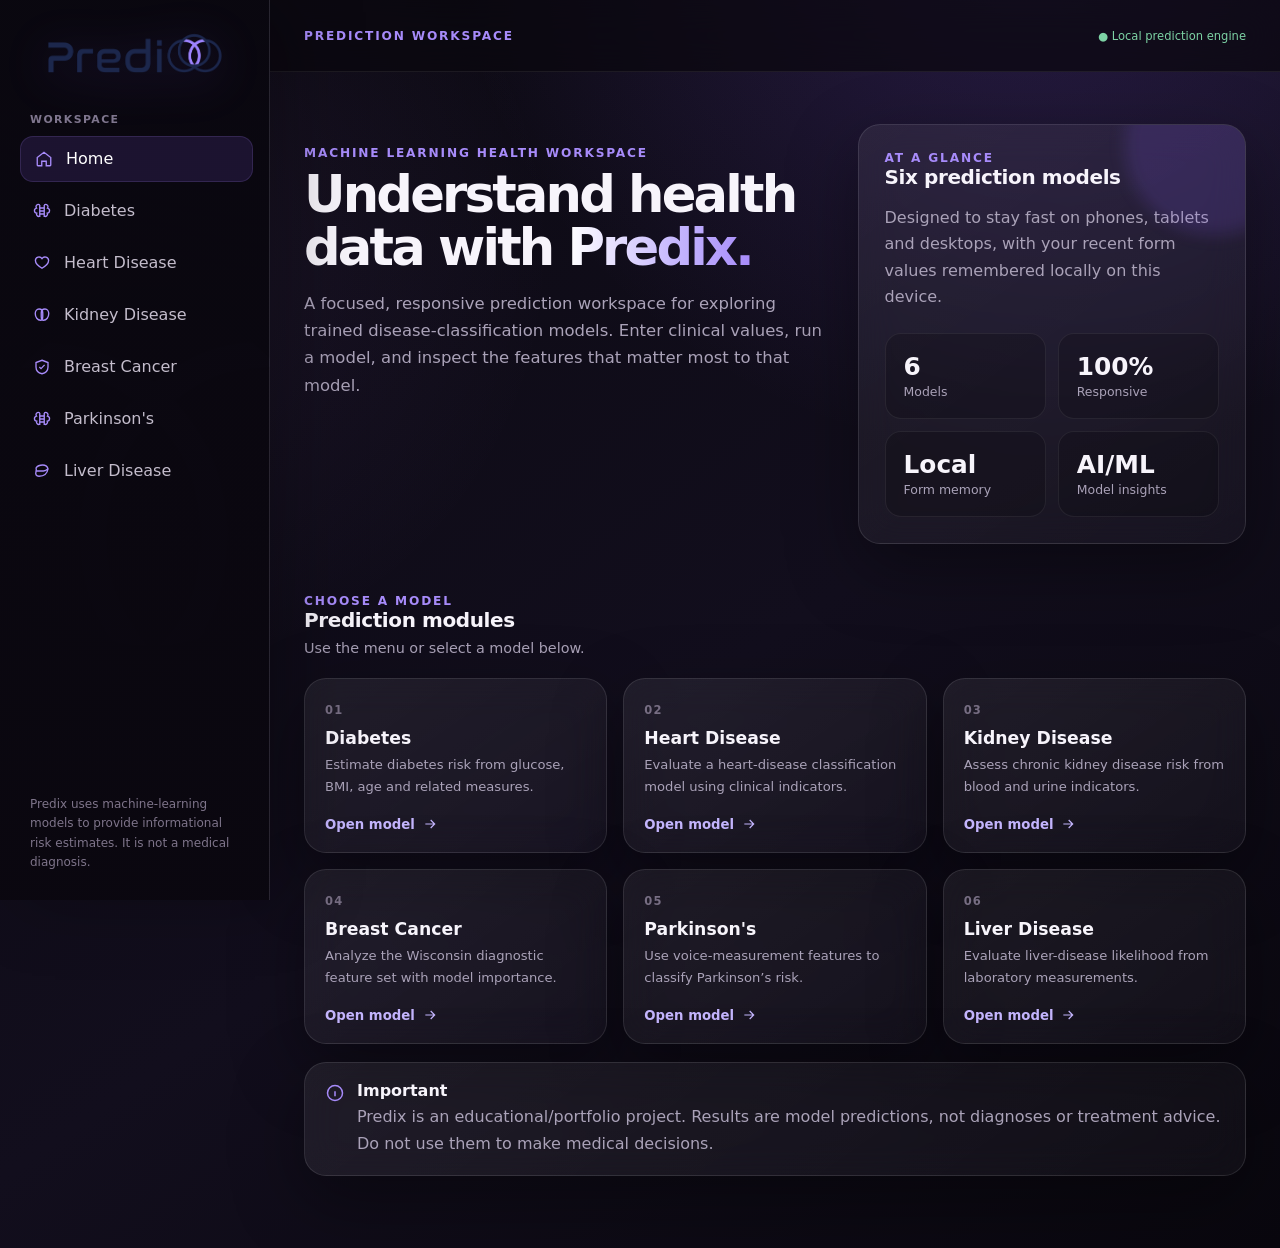
<file: index.html>
<!doctype html>
<html lang="en">
<head>
<meta charset="utf-8"><meta name="viewport" content="width=device-width,initial-scale=1,viewport-fit=cover">
<title>Home · Predix</title>
<meta name="description" content="Predix machine learning health risk prediction platform.">
<link rel="stylesheet" href="./styles.css">
</head>
<body>
<div class="drawer-overlay" id="drawer-overlay"></div>
<div class="app-shell">
<aside class="sidebar" id="sidebar">
  <div class="brand"><a href="index.html"><img src="./assets/logo.png" alt="Predix"></a></div>
  <div class="nav-label">Workspace</div>
  <nav id="disease-nav" class="nav"></nav>
  <div class="sidebar-bottom">Predix uses machine-learning models to provide informational risk estimates. It is not a medical diagnosis.</div>
</aside>
<main class="main">
<header class="topbar"><button class="mobile-menu" id="mobile-menu" aria-label="Open menu"><svg viewBox="0 0 24 24" width="20" height="20" fill="none" stroke="currentColor" stroke-width="1.8"><path d="M4 6h16M4 12h16M4 18h16"/></svg></button><div class="eyebrow" id="topbar-title">Prediction workspace</div><div class="wake" id="wake"><span>●</span> Local prediction engine</div></header>
<section class="page"><div class="hero"><div class="hero-copy"><div class="eyebrow">Machine learning health workspace</div><h1>Understand health data with <span class="hero-accent">Predix.</span></h1><p>A focused, responsive prediction workspace for exploring trained disease-classification models. Enter clinical values, run a model, and inspect the features that matter most to that model.</p></div><div class="card hero-card"><div class="eyebrow">At a glance</div><h2>Six prediction models</h2><p>Designed to stay fast on phones, tablets and desktops, with your recent form values remembered locally on this device.</p><div class="stat-grid"><div class="stat"><strong>6</strong><span>Models</span></div><div class="stat"><strong>100%</strong><span>Responsive</span></div><div class="stat"><strong>Local</strong><span>Form memory</span></div><div class="stat"><strong>AI/ML</strong><span>Model insights</span></div></div></div></div>
<div class="section-head"><div><div class="eyebrow">Choose a model</div><h2>Prediction modules</h2><p>Use the menu or select a model below.</p></div></div><div class="disease-grid"><a class="card disease-card" href="diabetes_form.html"><div><span class="disease-number">01</span><h3>Diabetes</h3><p>Estimate diabetes risk from glucose, BMI, age and related measures.</p></div><span class="disease-link">Open model <svg viewBox="0 0 24 24" width="16" height="16" fill="none" stroke="currentColor" stroke-width="1.8"><path d="M5 12h14M13 6l6 6-6 6"/></svg></span></a><a class="card disease-card" href="heartdisease_form.html"><div><span class="disease-number">02</span><h3>Heart Disease</h3><p>Evaluate a heart-disease classification model using clinical indicators.</p></div><span class="disease-link">Open model <svg viewBox="0 0 24 24" width="16" height="16" fill="none" stroke="currentColor" stroke-width="1.8"><path d="M5 12h14M13 6l6 6-6 6"/></svg></span></a><a class="card disease-card" href="ckd_form.html"><div><span class="disease-number">03</span><h3>Kidney Disease</h3><p>Assess chronic kidney disease risk from blood and urine indicators.</p></div><span class="disease-link">Open model <svg viewBox="0 0 24 24" width="16" height="16" fill="none" stroke="currentColor" stroke-width="1.8"><path d="M5 12h14M13 6l6 6-6 6"/></svg></span></a><a class="card disease-card" href="breastcancer_form.html"><div><span class="disease-number">04</span><h3>Breast Cancer</h3><p>Analyze the Wisconsin diagnostic feature set with model importance.</p></div><span class="disease-link">Open model <svg viewBox="0 0 24 24" width="16" height="16" fill="none" stroke="currentColor" stroke-width="1.8"><path d="M5 12h14M13 6l6 6-6 6"/></svg></span></a><a class="card disease-card" href="parkinsons_form.html"><div><span class="disease-number">05</span><h3>Parkinson's</h3><p>Use voice-measurement features to classify Parkinson’s risk.</p></div><span class="disease-link">Open model <svg viewBox="0 0 24 24" width="16" height="16" fill="none" stroke="currentColor" stroke-width="1.8"><path d="M5 12h14M13 6l6 6-6 6"/></svg></span></a><a class="card disease-card" href="liver_form.html"><div><span class="disease-number">06</span><h3>Liver Disease</h3><p>Evaluate liver-disease likelihood from laboratory measurements.</p></div><span class="disease-link">Open model <svg viewBox="0 0 24 24" width="16" height="16" fill="none" stroke="currentColor" stroke-width="1.8"><path d="M5 12h14M13 6l6 6-6 6"/></svg></span></a></div>
<div class="card info-strip"><svg viewBox="0 0 24 24" width="20" height="20" fill="none" stroke="currentColor" stroke-width="1.8"><circle cx="12" cy="12" r="9"/><path d="M12 10v6M12 7h.01"/></svg><div><strong>Important</strong><p style="margin:4px 0 0">Predix is an educational/portfolio project. Results are model predictions, not diagnoses or treatment advice. Do not use them to make medical decisions.</p></div></div></section>
</main></div>
<div class="toast" id="toast"></div>
<script src="./app.js"></script>
</body></html>
</file>
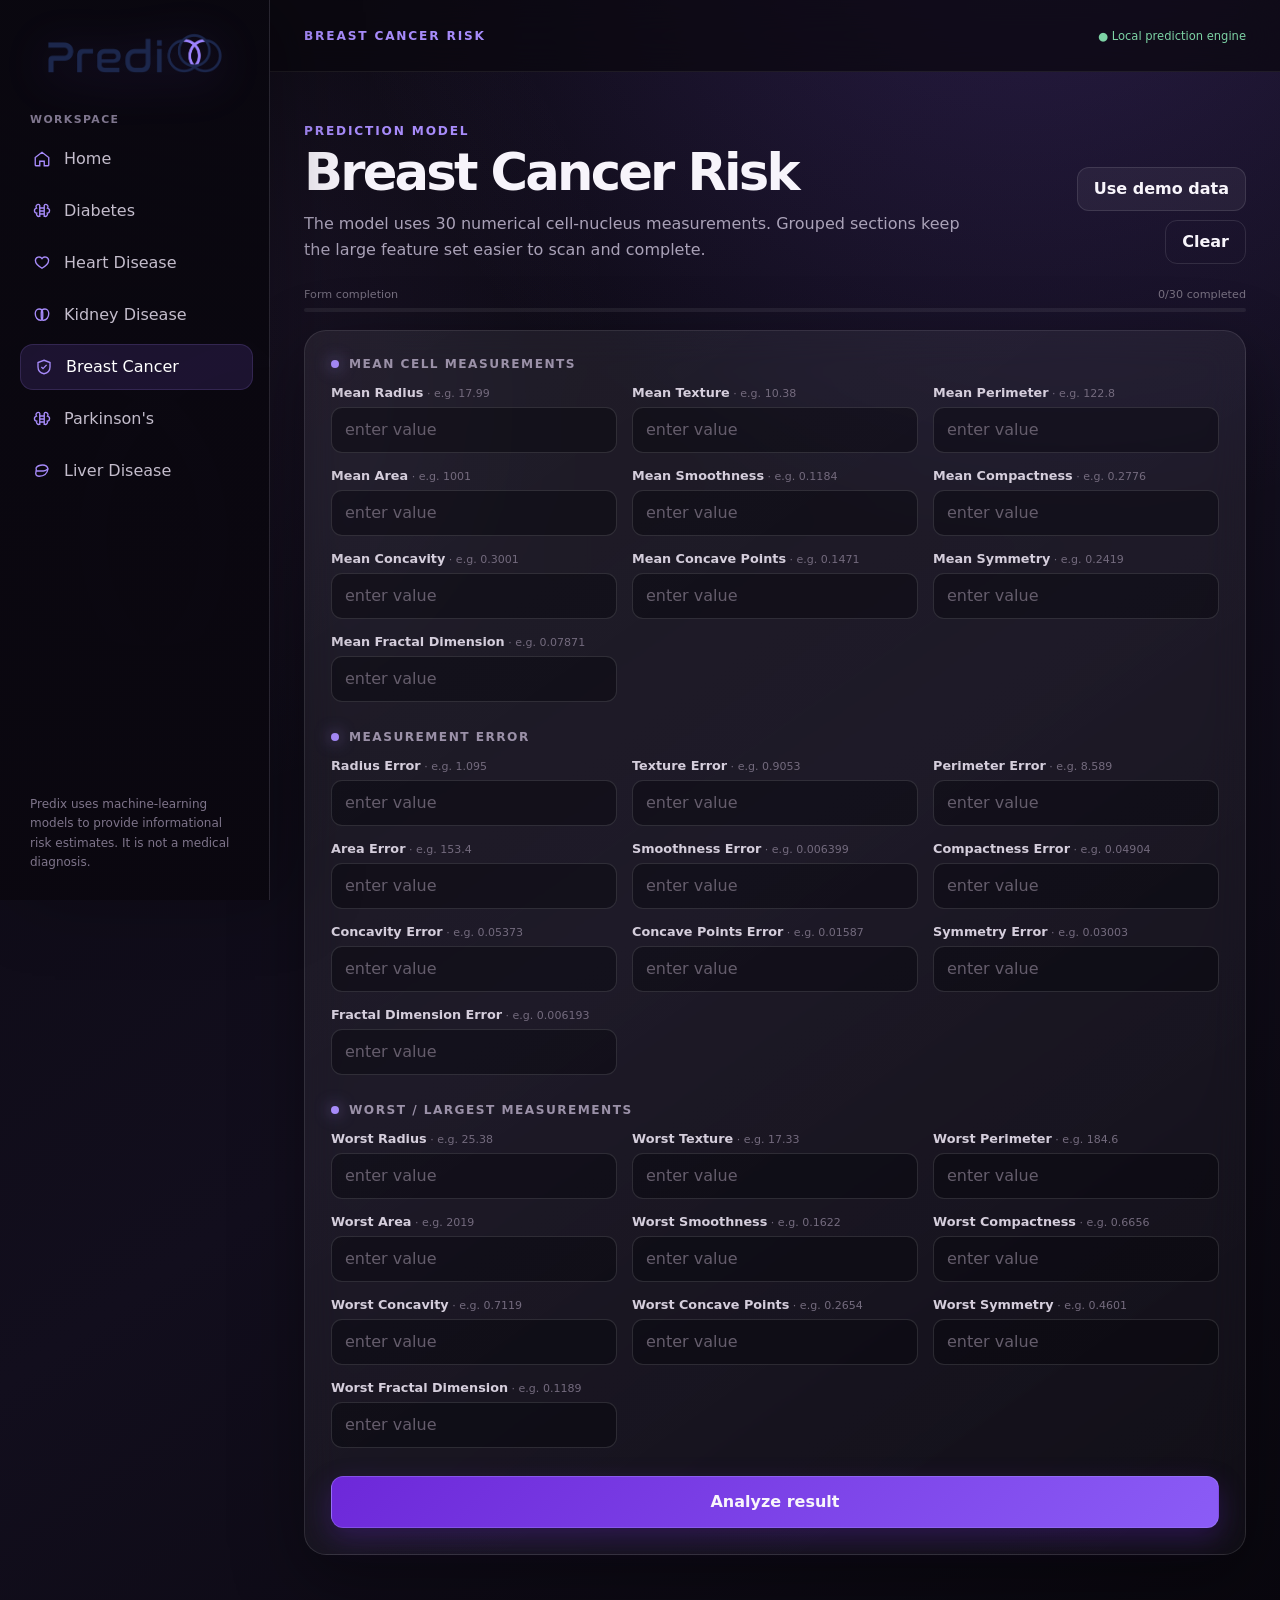
<file: breastcancer_form.html>
<!doctype html>
<html lang="en">
<head>
<meta charset="utf-8"><meta name="viewport" content="width=device-width,initial-scale=1,viewport-fit=cover">
<title>Breast Cancer Risk · Predix</title>
<meta name="description" content="Predix machine learning health risk prediction platform.">
<link rel="stylesheet" href="./styles.css">
</head>
<body data-disease="breastcancer">
<div class="drawer-overlay" id="drawer-overlay"></div>
<div class="app-shell">
<aside class="sidebar" id="sidebar">
  <div class="brand"><a href="index.html"><img src="./assets/logo.png" alt="Predix"></a></div>
  <div class="nav-label">Workspace</div>
  <nav id="disease-nav" class="nav"></nav>
  <div class="sidebar-bottom">Predix uses machine-learning models to provide informational risk estimates. It is not a medical diagnosis.</div>
</aside>
<main class="main">
<header class="topbar"><button class="mobile-menu" id="mobile-menu" aria-label="Open menu"><svg viewBox="0 0 24 24" width="20" height="20" fill="none" stroke="currentColor" stroke-width="1.8"><path d="M4 6h16M4 12h16M4 18h16"/></svg></button><div class="eyebrow" id="topbar-title">Prediction workspace</div><div class="wake" id="wake"><span>●</span> Local prediction engine</div></header>
<section class="page"><div class="form-wrap">
<div class="form-header"><div><div class="eyebrow">Prediction model</div><h1>Breast Cancer Risk</h1><p>The model uses 30 numerical cell-nucleus measurements. Grouped sections keep the large feature set easier to scan and complete.</p></div><div class="header-actions"><button class="btn" id="demo-btn">Use demo data</button><button class="btn ghost" id="clear-btn">Clear</button></div></div>
<div class="progress-wrap"><div class="progress-meta"><span>Form completion</span><span id="progress-label">0/0 completed</span></div><div class="progress"><i id="progress-bar"></i></div></div>
<div class="card form-card"><div class="form-section"><div class="form-section-title"><i class="dot"></i><span>Mean cell measurements</span></div><div class="fields three"><div class="field"><label for="mean_radius">Mean Radius</label><input data-field="mean_radius" id="mean_radius" type="number" step="any" placeholder="enter value" inputmode="decimal" autocomplete="off"></div><div class="field"><label for="mean_texture">Mean Texture</label><input data-field="mean_texture" id="mean_texture" type="number" step="any" placeholder="enter value" inputmode="decimal" autocomplete="off"></div><div class="field"><label for="mean_perimeter">Mean Perimeter</label><input data-field="mean_perimeter" id="mean_perimeter" type="number" step="any" placeholder="enter value" inputmode="decimal" autocomplete="off"></div><div class="field"><label for="mean_area">Mean Area</label><input data-field="mean_area" id="mean_area" type="number" step="any" placeholder="enter value" inputmode="decimal" autocomplete="off"></div><div class="field"><label for="mean_smoothness">Mean Smoothness</label><input data-field="mean_smoothness" id="mean_smoothness" type="number" step="any" placeholder="enter value" inputmode="decimal" autocomplete="off"></div><div class="field"><label for="mean_compactness">Mean Compactness</label><input data-field="mean_compactness" id="mean_compactness" type="number" step="any" placeholder="enter value" inputmode="decimal" autocomplete="off"></div><div class="field"><label for="mean_concavity">Mean Concavity</label><input data-field="mean_concavity" id="mean_concavity" type="number" step="any" placeholder="enter value" inputmode="decimal" autocomplete="off"></div><div class="field"><label for="mean_concave_points">Mean Concave Points</label><input data-field="mean_concave_points" id="mean_concave_points" type="number" step="any" placeholder="enter value" inputmode="decimal" autocomplete="off"></div><div class="field"><label for="mean_symmetry">Mean Symmetry</label><input data-field="mean_symmetry" id="mean_symmetry" type="number" step="any" placeholder="enter value" inputmode="decimal" autocomplete="off"></div><div class="field"><label for="mean_fractal_dimension">Mean Fractal Dimension</label><input data-field="mean_fractal_dimension" id="mean_fractal_dimension" type="number" step="any" placeholder="enter value" inputmode="decimal" autocomplete="off"></div></div></div><div class="form-section"><div class="form-section-title"><i class="dot"></i><span>Measurement error</span></div><div class="fields three"><div class="field"><label for="radius_error">Radius Error</label><input data-field="radius_error" id="radius_error" type="number" step="any" placeholder="enter value" inputmode="decimal" autocomplete="off"></div><div class="field"><label for="texture_error">Texture Error</label><input data-field="texture_error" id="texture_error" type="number" step="any" placeholder="enter value" inputmode="decimal" autocomplete="off"></div><div class="field"><label for="perimeter_error">Perimeter Error</label><input data-field="perimeter_error" id="perimeter_error" type="number" step="any" placeholder="enter value" inputmode="decimal" autocomplete="off"></div><div class="field"><label for="area_error">Area Error</label><input data-field="area_error" id="area_error" type="number" step="any" placeholder="enter value" inputmode="decimal" autocomplete="off"></div><div class="field"><label for="smoothness_error">Smoothness Error</label><input data-field="smoothness_error" id="smoothness_error" type="number" step="any" placeholder="enter value" inputmode="decimal" autocomplete="off"></div><div class="field"><label for="compactness_error">Compactness Error</label><input data-field="compactness_error" id="compactness_error" type="number" step="any" placeholder="enter value" inputmode="decimal" autocomplete="off"></div><div class="field"><label for="concavity_error">Concavity Error</label><input data-field="concavity_error" id="concavity_error" type="number" step="any" placeholder="enter value" inputmode="decimal" autocomplete="off"></div><div class="field"><label for="concave_points_error">Concave Points Error</label><input data-field="concave_points_error" id="concave_points_error" type="number" step="any" placeholder="enter value" inputmode="decimal" autocomplete="off"></div><div class="field"><label for="symmetry_error">Symmetry Error</label><input data-field="symmetry_error" id="symmetry_error" type="number" step="any" placeholder="enter value" inputmode="decimal" autocomplete="off"></div><div class="field"><label for="fractal_dimension_error">Fractal Dimension Error</label><input data-field="fractal_dimension_error" id="fractal_dimension_error" type="number" step="any" placeholder="enter value" inputmode="decimal" autocomplete="off"></div></div></div><div class="form-section"><div class="form-section-title"><i class="dot"></i><span>Worst / largest measurements</span></div><div class="fields three"><div class="field"><label for="worst_radius">Worst Radius</label><input data-field="worst_radius" id="worst_radius" type="number" step="any" placeholder="enter value" inputmode="decimal" autocomplete="off"></div><div class="field"><label for="worst_texture">Worst Texture</label><input data-field="worst_texture" id="worst_texture" type="number" step="any" placeholder="enter value" inputmode="decimal" autocomplete="off"></div><div class="field"><label for="worst_perimeter">Worst Perimeter</label><input data-field="worst_perimeter" id="worst_perimeter" type="number" step="any" placeholder="enter value" inputmode="decimal" autocomplete="off"></div><div class="field"><label for="worst_area">Worst Area</label><input data-field="worst_area" id="worst_area" type="number" step="any" placeholder="enter value" inputmode="decimal" autocomplete="off"></div><div class="field"><label for="worst_smoothness">Worst Smoothness</label><input data-field="worst_smoothness" id="worst_smoothness" type="number" step="any" placeholder="enter value" inputmode="decimal" autocomplete="off"></div><div class="field"><label for="worst_compactness">Worst Compactness</label><input data-field="worst_compactness" id="worst_compactness" type="number" step="any" placeholder="enter value" inputmode="decimal" autocomplete="off"></div><div class="field"><label for="worst_concavity">Worst Concavity</label><input data-field="worst_concavity" id="worst_concavity" type="number" step="any" placeholder="enter value" inputmode="decimal" autocomplete="off"></div><div class="field"><label for="worst_concave_points">Worst Concave Points</label><input data-field="worst_concave_points" id="worst_concave_points" type="number" step="any" placeholder="enter value" inputmode="decimal" autocomplete="off"></div><div class="field"><label for="worst_symmetry">Worst Symmetry</label><input data-field="worst_symmetry" id="worst_symmetry" type="number" step="any" placeholder="enter value" inputmode="decimal" autocomplete="off"></div><div class="field"><label for="worst_fractal_dimension">Worst Fractal Dimension</label><input data-field="worst_fractal_dimension" id="worst_fractal_dimension" type="number" step="any" placeholder="enter value" inputmode="decimal" autocomplete="off"></div></div></div><div class="form-footer"><button class="btn primary" id="analyze-btn">Analyze result</button></div><div class="result" id="result"><div class="result-top"><div><span class="result-badge">Model result</span><h3 id="result-title">—</h3><small id="result-subtitle">—</small></div></div><div class="chart-box"><div class="chart-title">Top model feature importance</div><div class="bars" id="bars"></div></div><div class="disclaimer">This model classifies the supplied measurements. It is not a screening tool and must not be treated as a cancer diagnosis. Feature importance describes how strongly the trained model used each feature overall; it does not prove that a specific feature caused an individual result.</div></div></div>
</div></section>
</main></div>
<div class="toast" id="toast"></div>
<script src="./app.js"></script>
</body></html>
</file>
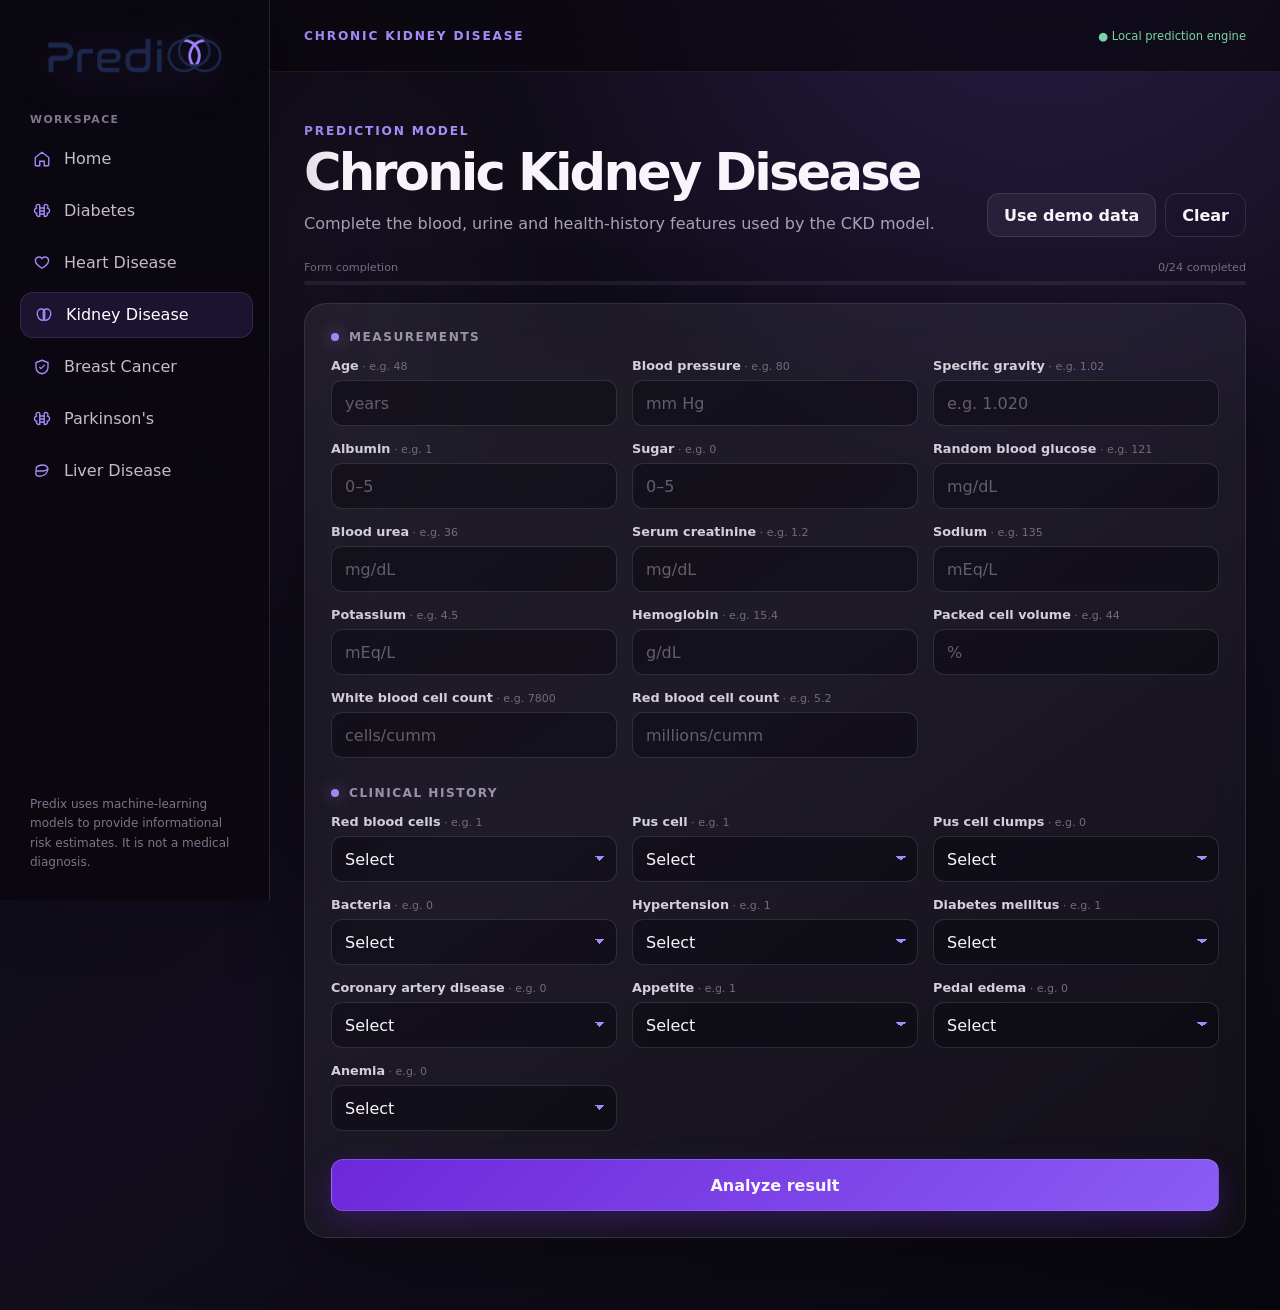
<file: ckd_form.html>
<!doctype html>
<html lang="en">
<head>
<meta charset="utf-8"><meta name="viewport" content="width=device-width,initial-scale=1,viewport-fit=cover">
<title>Chronic Kidney Disease · Predix</title>
<meta name="description" content="Predix machine learning health risk prediction platform.">
<link rel="stylesheet" href="./styles.css">
</head>
<body data-disease="ckd">
<div class="drawer-overlay" id="drawer-overlay"></div>
<div class="app-shell">
<aside class="sidebar" id="sidebar">
  <div class="brand"><a href="index.html"><img src="./assets/logo.png" alt="Predix"></a></div>
  <div class="nav-label">Workspace</div>
  <nav id="disease-nav" class="nav"></nav>
  <div class="sidebar-bottom">Predix uses machine-learning models to provide informational risk estimates. It is not a medical diagnosis.</div>
</aside>
<main class="main">
<header class="topbar"><button class="mobile-menu" id="mobile-menu" aria-label="Open menu"><svg viewBox="0 0 24 24" width="20" height="20" fill="none" stroke="currentColor" stroke-width="1.8"><path d="M4 6h16M4 12h16M4 18h16"/></svg></button><div class="eyebrow" id="topbar-title">Prediction workspace</div><div class="wake" id="wake"><span>●</span> Local prediction engine</div></header>
<section class="page"><div class="form-wrap">
<div class="form-header"><div><div class="eyebrow">Prediction model</div><h1>Chronic Kidney Disease</h1><p>Complete the blood, urine and health-history features used by the CKD model.</p></div><div class="header-actions"><button class="btn" id="demo-btn">Use demo data</button><button class="btn ghost" id="clear-btn">Clear</button></div></div>
<div class="progress-wrap"><div class="progress-meta"><span>Form completion</span><span id="progress-label">0/0 completed</span></div><div class="progress"><i id="progress-bar"></i></div></div>
<div class="card form-card"><div class="form-section"><div class="form-section-title"><i class="dot"></i><span>Measurements</span></div><div class="fields three"><div class="field"><label for="age">Age</label><input data-field="age" id="age" type="number" step="1" placeholder="years" inputmode="decimal" autocomplete="off"></div><div class="field"><label for="bp">Blood pressure</label><input data-field="bp" id="bp" type="number" step="1" placeholder="mm Hg" inputmode="decimal" autocomplete="off"></div><div class="field"><label for="sg">Specific gravity</label><input data-field="sg" id="sg" type="number" step="0.001" placeholder="e.g. 1.020" inputmode="decimal" autocomplete="off"></div><div class="field"><label for="al">Albumin</label><input data-field="al" id="al" type="number" step="1" placeholder="0–5" inputmode="decimal" autocomplete="off"></div><div class="field"><label for="su">Sugar</label><input data-field="su" id="su" type="number" step="1" placeholder="0–5" inputmode="decimal" autocomplete="off"></div><div class="field"><label for="bgr">Random blood glucose</label><input data-field="bgr" id="bgr" type="number" step="1" placeholder="mg/dL" inputmode="decimal" autocomplete="off"></div><div class="field"><label for="bu">Blood urea</label><input data-field="bu" id="bu" type="number" step="0.1" placeholder="mg/dL" inputmode="decimal" autocomplete="off"></div><div class="field"><label for="sc">Serum creatinine</label><input data-field="sc" id="sc" type="number" step="0.01" placeholder="mg/dL" inputmode="decimal" autocomplete="off"></div><div class="field"><label for="sod">Sodium</label><input data-field="sod" id="sod" type="number" step="0.1" placeholder="mEq/L" inputmode="decimal" autocomplete="off"></div><div class="field"><label for="pot">Potassium</label><input data-field="pot" id="pot" type="number" step="0.1" placeholder="mEq/L" inputmode="decimal" autocomplete="off"></div><div class="field"><label for="hemo">Hemoglobin</label><input data-field="hemo" id="hemo" type="number" step="0.1" placeholder="g/dL" inputmode="decimal" autocomplete="off"></div><div class="field"><label for="pcv">Packed cell volume</label><input data-field="pcv" id="pcv" type="number" step="1" placeholder="%" inputmode="decimal" autocomplete="off"></div><div class="field"><label for="wc">White blood cell count</label><input data-field="wc" id="wc" type="number" step="1" placeholder="cells/cumm" inputmode="decimal" autocomplete="off"></div><div class="field"><label for="rc">Red blood cell count</label><input data-field="rc" id="rc" type="number" step="0.1" placeholder="millions/cumm" inputmode="decimal" autocomplete="off"></div></div></div><div class="form-section"><div class="form-section-title"><i class="dot"></i><span>Clinical history</span></div><div class="fields three"><div class="field"><label for="rbc">Red blood cells</label><select data-field="rbc" id="rbc"><option value="">Select</option><option value="1">Normal</option><option value="0">Abnormal</option></select></div><div class="field"><label for="pc">Pus cell</label><select data-field="pc" id="pc"><option value="">Select</option><option value="1">Normal</option><option value="0">Abnormal</option></select></div><div class="field"><label for="pcc">Pus cell clumps</label><select data-field="pcc" id="pcc"><option value="">Select</option><option value="1">Present</option><option value="0">Not present</option></select></div><div class="field"><label for="ba">Bacteria</label><select data-field="ba" id="ba"><option value="">Select</option><option value="1">Present</option><option value="0">Not present</option></select></div><div class="field"><label for="htn">Hypertension</label><select data-field="htn" id="htn"><option value="">Select</option><option value="1">Yes</option><option value="0">No</option></select></div><div class="field"><label for="dm">Diabetes mellitus</label><select data-field="dm" id="dm"><option value="">Select</option><option value="1">Yes</option><option value="0">No</option></select></div><div class="field"><label for="cad">Coronary artery disease</label><select data-field="cad" id="cad"><option value="">Select</option><option value="1">Yes</option><option value="0">No</option></select></div><div class="field"><label for="appet">Appetite</label><select data-field="appet" id="appet"><option value="">Select</option><option value="1">Good</option><option value="0">Poor</option></select></div><div class="field"><label for="pe">Pedal edema</label><select data-field="pe" id="pe"><option value="">Select</option><option value="1">Yes</option><option value="0">No</option></select></div><div class="field"><label for="ane">Anemia</label><select data-field="ane" id="ane"><option value="">Select</option><option value="1">Yes</option><option value="0">No</option></select></div></div></div><div class="form-footer"><button class="btn primary" id="analyze-btn">Analyze result</button></div><div class="result" id="result"><div class="result-top"><div><span class="result-badge">Model result</span><h3 id="result-title">—</h3><small id="result-subtitle">—</small></div></div><div class="chart-box"><div class="chart-title">Top model feature importance</div><div class="bars" id="bars"></div></div><div class="disclaimer">Predix provides an informational model estimate and is not a medical diagnosis. Feature importance describes how strongly the trained model used each feature overall; it does not prove that a specific feature caused an individual result.</div></div></div>
</div></section>
</main></div>
<div class="toast" id="toast"></div>
<script src="./app.js"></script>
</body></html>
</file>
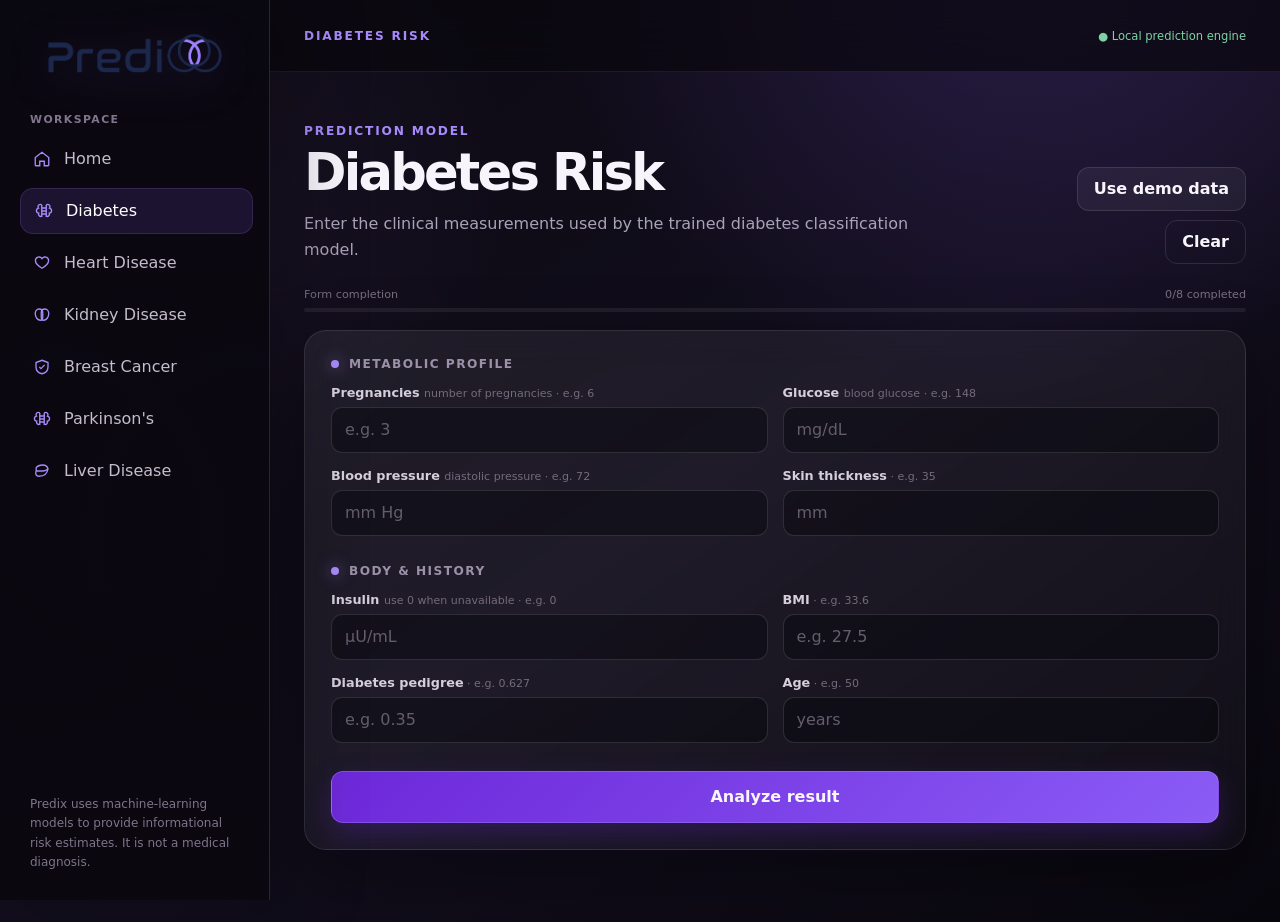
<file: diabetes_form.html>
<!doctype html>
<html lang="en">
<head>
<meta charset="utf-8"><meta name="viewport" content="width=device-width,initial-scale=1,viewport-fit=cover">
<title>Diabetes Risk · Predix</title>
<meta name="description" content="Predix machine learning health risk prediction platform.">
<link rel="stylesheet" href="./styles.css">
</head>
<body data-disease="diabetes">
<div class="drawer-overlay" id="drawer-overlay"></div>
<div class="app-shell">
<aside class="sidebar" id="sidebar">
  <div class="brand"><a href="index.html"><img src="./assets/logo.png" alt="Predix"></a></div>
  <div class="nav-label">Workspace</div>
  <nav id="disease-nav" class="nav"></nav>
  <div class="sidebar-bottom">Predix uses machine-learning models to provide informational risk estimates. It is not a medical diagnosis.</div>
</aside>
<main class="main">
<header class="topbar"><button class="mobile-menu" id="mobile-menu" aria-label="Open menu"><svg viewBox="0 0 24 24" width="20" height="20" fill="none" stroke="currentColor" stroke-width="1.8"><path d="M4 6h16M4 12h16M4 18h16"/></svg></button><div class="eyebrow" id="topbar-title">Prediction workspace</div><div class="wake" id="wake"><span>●</span> Local prediction engine</div></header>
<section class="page"><div class="form-wrap">
<div class="form-header"><div><div class="eyebrow">Prediction model</div><h1>Diabetes Risk</h1><p>Enter the clinical measurements used by the trained diabetes classification model.</p></div><div class="header-actions"><button class="btn" id="demo-btn">Use demo data</button><button class="btn ghost" id="clear-btn">Clear</button></div></div>
<div class="progress-wrap"><div class="progress-meta"><span>Form completion</span><span id="progress-label">0/0 completed</span></div><div class="progress"><i id="progress-bar"></i></div></div>
<div class="card form-card"><div class="form-section"><div class="form-section-title"><i class="dot"></i><span>Metabolic profile</span></div><div class="fields"><div class="field"><label for="pregnancies">Pregnancies <span class="hint">number of pregnancies</span></label><input data-field="Pregnancies" id="pregnancies" type="number" step="1" placeholder="e.g. 3" inputmode="decimal" autocomplete="off"></div><div class="field"><label for="glucose">Glucose <span class="hint">blood glucose</span></label><input data-field="Glucose" id="glucose" type="number" step="1" placeholder="mg/dL" inputmode="decimal" autocomplete="off"></div><div class="field"><label for="bp">Blood pressure <span class="hint">diastolic pressure</span></label><input data-field="BloodPressure" id="bp" type="number" step="1" placeholder="mm Hg" inputmode="decimal" autocomplete="off"></div><div class="field"><label for="skinthickness">Skin thickness</label><input data-field="SkinThickness" id="skinthickness" type="number" step="1" placeholder="mm" inputmode="decimal" autocomplete="off"></div></div></div><div class="form-section"><div class="form-section-title"><i class="dot"></i><span>Body & history</span></div><div class="fields"><div class="field"><label for="insulin">Insulin <span class="hint">use 0 when unavailable</span></label><input data-field="Insulin" id="insulin" type="number" step="1" placeholder="µU/mL" inputmode="decimal" autocomplete="off"></div><div class="field"><label for="bmi">BMI</label><input data-field="BMI" id="bmi" type="number" step="0.1" placeholder="e.g. 27.5" inputmode="decimal" autocomplete="off"></div><div class="field"><label for="dpf">Diabetes pedigree</label><input data-field="DiabetesPedigreeFunction" id="dpf" type="number" step="0.001" placeholder="e.g. 0.35" inputmode="decimal" autocomplete="off"></div><div class="field"><label for="age">Age</label><input data-field="Age" id="age" type="number" step="1" placeholder="years" inputmode="decimal" autocomplete="off"></div></div></div><div class="form-footer"><button class="btn primary" id="analyze-btn">Analyze result</button></div><div class="result" id="result"><div class="result-top"><div><span class="result-badge">Model result</span><h3 id="result-title">—</h3><small id="result-subtitle">—</small></div></div><div class="chart-box"><div class="chart-title">Top model feature importance</div><div class="bars" id="bars"></div></div><div class="disclaimer">Predix provides an informational model estimate and is not a medical diagnosis. Feature importance describes how strongly the trained model used each feature overall; it does not prove that a specific feature caused an individual result.</div></div></div>
</div></section>
</main></div>
<div class="toast" id="toast"></div>
<script src="./app.js"></script>
</body></html>
</file>
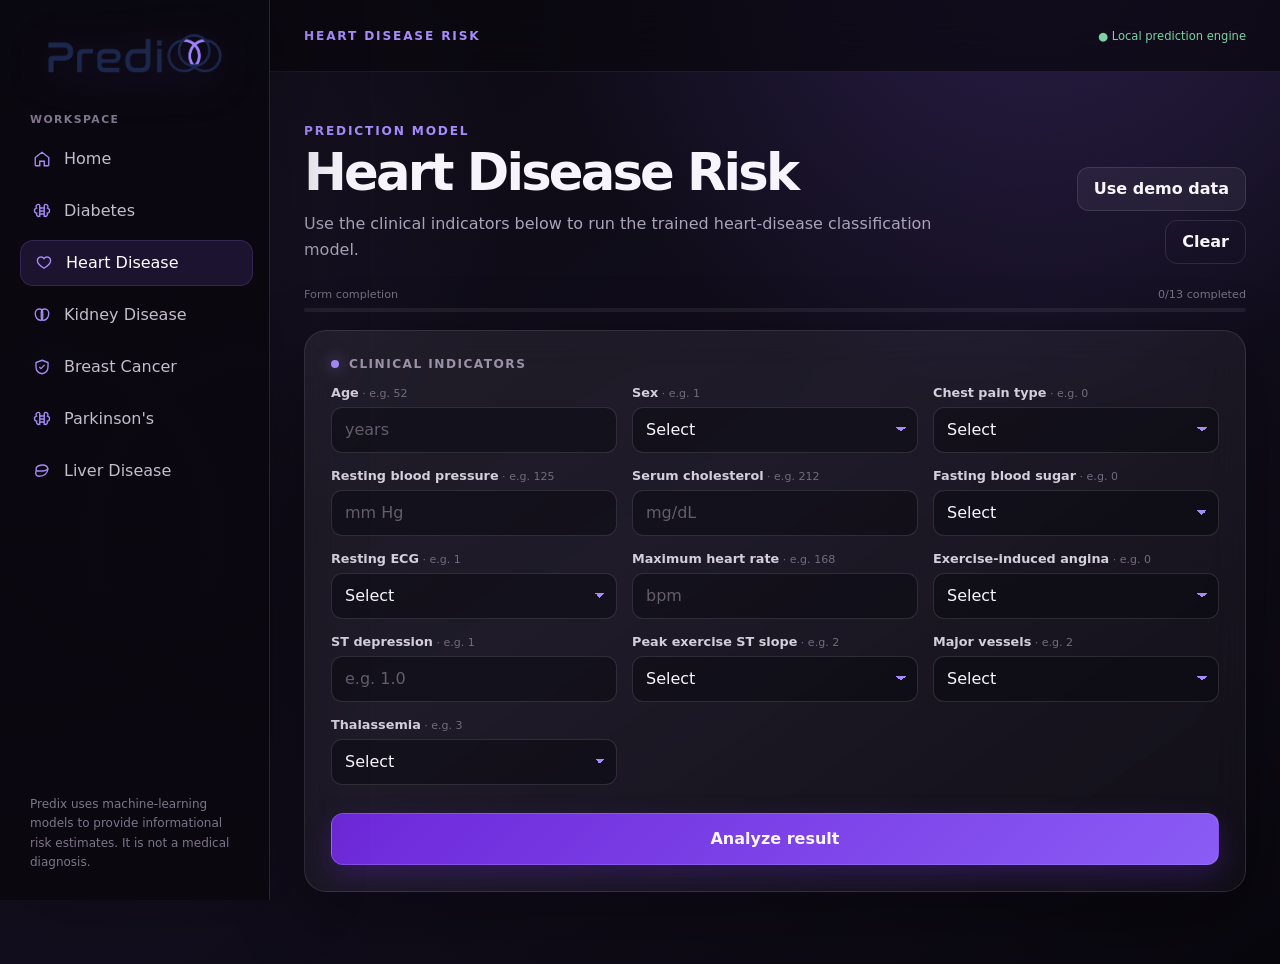
<file: heartdisease_form.html>
<!doctype html>
<html lang="en">
<head>
<meta charset="utf-8"><meta name="viewport" content="width=device-width,initial-scale=1,viewport-fit=cover">
<title>Heart Disease Risk · Predix</title>
<meta name="description" content="Predix machine learning health risk prediction platform.">
<link rel="stylesheet" href="./styles.css">
</head>
<body data-disease="heartdisease">
<div class="drawer-overlay" id="drawer-overlay"></div>
<div class="app-shell">
<aside class="sidebar" id="sidebar">
  <div class="brand"><a href="index.html"><img src="./assets/logo.png" alt="Predix"></a></div>
  <div class="nav-label">Workspace</div>
  <nav id="disease-nav" class="nav"></nav>
  <div class="sidebar-bottom">Predix uses machine-learning models to provide informational risk estimates. It is not a medical diagnosis.</div>
</aside>
<main class="main">
<header class="topbar"><button class="mobile-menu" id="mobile-menu" aria-label="Open menu"><svg viewBox="0 0 24 24" width="20" height="20" fill="none" stroke="currentColor" stroke-width="1.8"><path d="M4 6h16M4 12h16M4 18h16"/></svg></button><div class="eyebrow" id="topbar-title">Prediction workspace</div><div class="wake" id="wake"><span>●</span> Local prediction engine</div></header>
<section class="page"><div class="form-wrap">
<div class="form-header"><div><div class="eyebrow">Prediction model</div><h1>Heart Disease Risk</h1><p>Use the clinical indicators below to run the trained heart-disease classification model.</p></div><div class="header-actions"><button class="btn" id="demo-btn">Use demo data</button><button class="btn ghost" id="clear-btn">Clear</button></div></div>
<div class="progress-wrap"><div class="progress-meta"><span>Form completion</span><span id="progress-label">0/0 completed</span></div><div class="progress"><i id="progress-bar"></i></div></div>
<div class="card form-card"><div class="form-section"><div class="form-section-title"><i class="dot"></i><span>Clinical indicators</span></div><div class="fields three"><div class="field"><label for="age">Age</label><input data-field="age" id="age" type="number" step="1" placeholder="years" inputmode="decimal" autocomplete="off"></div><div class="field"><label for="sex">Sex</label><select data-field="sex" id="sex"><option value="">Select</option><option value="0">Female</option><option value="1">Male</option></select></div><div class="field"><label for="cp">Chest pain type</label><select data-field="cp" id="cp"><option value="">Select</option><option value="0">Typical angina</option><option value="1">Atypical angina</option><option value="2">Non-anginal pain</option><option value="3">Asymptomatic</option></select></div><div class="field"><label for="trestbps">Resting blood pressure</label><input data-field="trestbps" id="trestbps" type="number" step="1" placeholder="mm Hg" inputmode="decimal" autocomplete="off"></div><div class="field"><label for="chol">Serum cholesterol</label><input data-field="chol" id="chol" type="number" step="1" placeholder="mg/dL" inputmode="decimal" autocomplete="off"></div><div class="field"><label for="fbs">Fasting blood sugar</label><select data-field="fbs" id="fbs"><option value="">Select</option><option value="0">≤ 120 mg/dL</option><option value="1">> 120 mg/dL</option></select></div><div class="field"><label for="restecg">Resting ECG</label><select data-field="restecg" id="restecg"><option value="">Select</option><option value="0">Normal</option><option value="1">ST-T wave abnormality</option><option value="2">Left ventricular hypertrophy</option></select></div><div class="field"><label for="thalach">Maximum heart rate</label><input data-field="thalach" id="thalach" type="number" step="1" placeholder="bpm" inputmode="decimal" autocomplete="off"></div><div class="field"><label for="exang">Exercise-induced angina</label><select data-field="exang" id="exang"><option value="">Select</option><option value="0">No</option><option value="1">Yes</option></select></div><div class="field"><label for="oldpeak">ST depression</label><input data-field="oldpeak" id="oldpeak" type="number" step="0.1" placeholder="e.g. 1.0" inputmode="decimal" autocomplete="off"></div><div class="field"><label for="slope">Peak exercise ST slope</label><select data-field="slope" id="slope"><option value="">Select</option><option value="0">Upsloping</option><option value="1">Flat</option><option value="2">Downsloping</option></select></div><div class="field"><label for="ca">Major vessels</label><select data-field="ca" id="ca"><option value="">Select</option><option value="0">0</option><option value="1">1</option><option value="2">2</option><option value="3">3</option></select></div><div class="field"><label for="thal">Thalassemia</label><select data-field="thal" id="thal"><option value="">Select</option><option value="1">Normal</option><option value="2">Fixed defect</option><option value="3">Reversible defect</option></select></div></div></div><div class="form-footer"><button class="btn primary" id="analyze-btn">Analyze result</button></div><div class="result" id="result"><div class="result-top"><div><span class="result-badge">Model result</span><h3 id="result-title">—</h3><small id="result-subtitle">—</small></div></div><div class="chart-box"><div class="chart-title">Top model feature importance</div><div class="bars" id="bars"></div></div><div class="disclaimer">Predix provides an informational model estimate and is not a medical diagnosis. Feature importance describes how strongly the trained model used each feature overall; it does not prove that a specific feature caused an individual result.</div></div></div>
</div></section>
</main></div>
<div class="toast" id="toast"></div>
<script src="./app.js"></script>
</body></html>
</file>
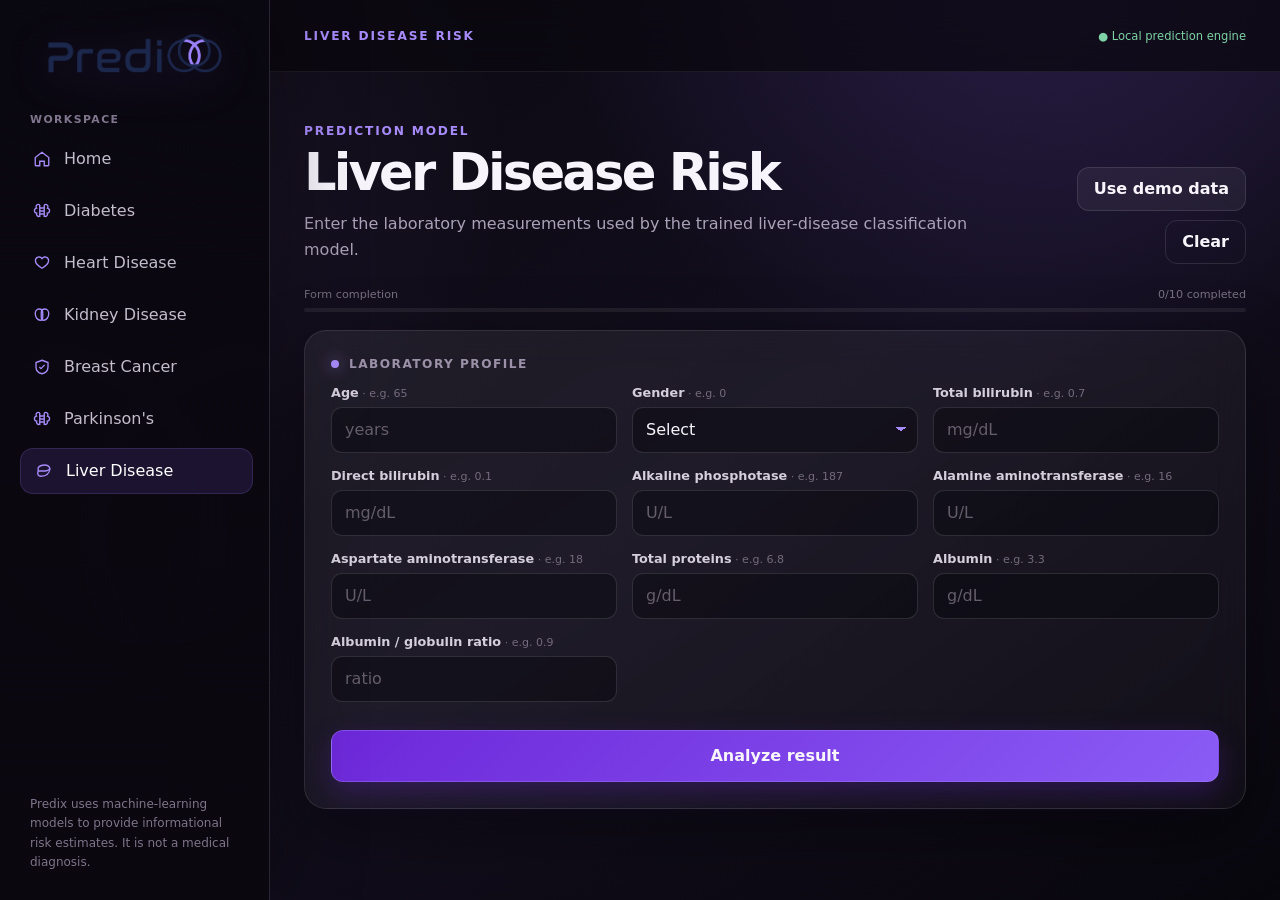
<file: liver_form.html>
<!doctype html>
<html lang="en">
<head>
<meta charset="utf-8"><meta name="viewport" content="width=device-width,initial-scale=1,viewport-fit=cover">
<title>Liver Disease Risk · Predix</title>
<meta name="description" content="Predix machine learning health risk prediction platform.">
<link rel="stylesheet" href="./styles.css">
</head>
<body data-disease="liver">
<div class="drawer-overlay" id="drawer-overlay"></div>
<div class="app-shell">
<aside class="sidebar" id="sidebar">
  <div class="brand"><a href="index.html"><img src="./assets/logo.png" alt="Predix"></a></div>
  <div class="nav-label">Workspace</div>
  <nav id="disease-nav" class="nav"></nav>
  <div class="sidebar-bottom">Predix uses machine-learning models to provide informational risk estimates. It is not a medical diagnosis.</div>
</aside>
<main class="main">
<header class="topbar"><button class="mobile-menu" id="mobile-menu" aria-label="Open menu"><svg viewBox="0 0 24 24" width="20" height="20" fill="none" stroke="currentColor" stroke-width="1.8"><path d="M4 6h16M4 12h16M4 18h16"/></svg></button><div class="eyebrow" id="topbar-title">Prediction workspace</div><div class="wake" id="wake"><span>●</span> Local prediction engine</div></header>
<section class="page"><div class="form-wrap">
<div class="form-header"><div><div class="eyebrow">Prediction model</div><h1>Liver Disease Risk</h1><p>Enter the laboratory measurements used by the trained liver-disease classification model.</p></div><div class="header-actions"><button class="btn" id="demo-btn">Use demo data</button><button class="btn ghost" id="clear-btn">Clear</button></div></div>
<div class="progress-wrap"><div class="progress-meta"><span>Form completion</span><span id="progress-label">0/0 completed</span></div><div class="progress"><i id="progress-bar"></i></div></div>
<div class="card form-card"><div class="form-section"><div class="form-section-title"><i class="dot"></i><span>Laboratory profile</span></div><div class="fields three"><div class="field"><label for="Age">Age</label><input data-field="Age" id="Age" type="number" step="1" placeholder="years" inputmode="decimal" autocomplete="off"></div><div class="field"><label for="Gender">Gender</label><select data-field="Gender" id="Gender"><option value="">Select</option><option value="1">Male</option><option value="0">Female</option></select></div><div class="field"><label for="Total_Bilirubin">Total bilirubin</label><input data-field="Total_Bilirubin" id="Total_Bilirubin" type="number" step="0.1" placeholder="mg/dL" inputmode="decimal" autocomplete="off"></div><div class="field"><label for="Direct_Bilirubin">Direct bilirubin</label><input data-field="Direct_Bilirubin" id="Direct_Bilirubin" type="number" step="0.1" placeholder="mg/dL" inputmode="decimal" autocomplete="off"></div><div class="field"><label for="Alkaline_Phosphotase">Alkaline phosphotase</label><input data-field="Alkaline_Phosphotase" id="Alkaline_Phosphotase" type="number" step="1" placeholder="U/L" inputmode="decimal" autocomplete="off"></div><div class="field"><label for="Alamine_Aminotransferase">Alamine aminotransferase</label><input data-field="Alamine_Aminotransferase" id="Alamine_Aminotransferase" type="number" step="1" placeholder="U/L" inputmode="decimal" autocomplete="off"></div><div class="field"><label for="Aspartate_Aminotransferase">Aspartate aminotransferase</label><input data-field="Aspartate_Aminotransferase" id="Aspartate_Aminotransferase" type="number" step="1" placeholder="U/L" inputmode="decimal" autocomplete="off"></div><div class="field"><label for="Total_Protiens">Total proteins</label><input data-field="Total_Protiens" id="Total_Protiens" type="number" step="0.1" placeholder="g/dL" inputmode="decimal" autocomplete="off"></div><div class="field"><label for="Albumin">Albumin</label><input data-field="Albumin" id="Albumin" type="number" step="0.1" placeholder="g/dL" inputmode="decimal" autocomplete="off"></div><div class="field"><label for="Albumin_and_Globulin_Ratio">Albumin / globulin ratio</label><input data-field="Albumin_and_Globulin_Ratio" id="Albumin_and_Globulin_Ratio" type="number" step="0.1" placeholder="ratio" inputmode="decimal" autocomplete="off"></div></div></div><div class="form-footer"><button class="btn primary" id="analyze-btn">Analyze result</button></div><div class="result" id="result"><div class="result-top"><div><span class="result-badge">Model result</span><h3 id="result-title">—</h3><small id="result-subtitle">—</small></div></div><div class="chart-box"><div class="chart-title">Top model feature importance</div><div class="bars" id="bars"></div></div><div class="disclaimer">Predix provides an informational model estimate and is not a medical diagnosis. Feature importance describes how strongly the trained model used each feature overall; it does not prove that a specific feature caused an individual result.</div></div></div>
</div></section>
</main></div>
<div class="toast" id="toast"></div>
<script src="./app.js"></script>
</body></html>
</file>
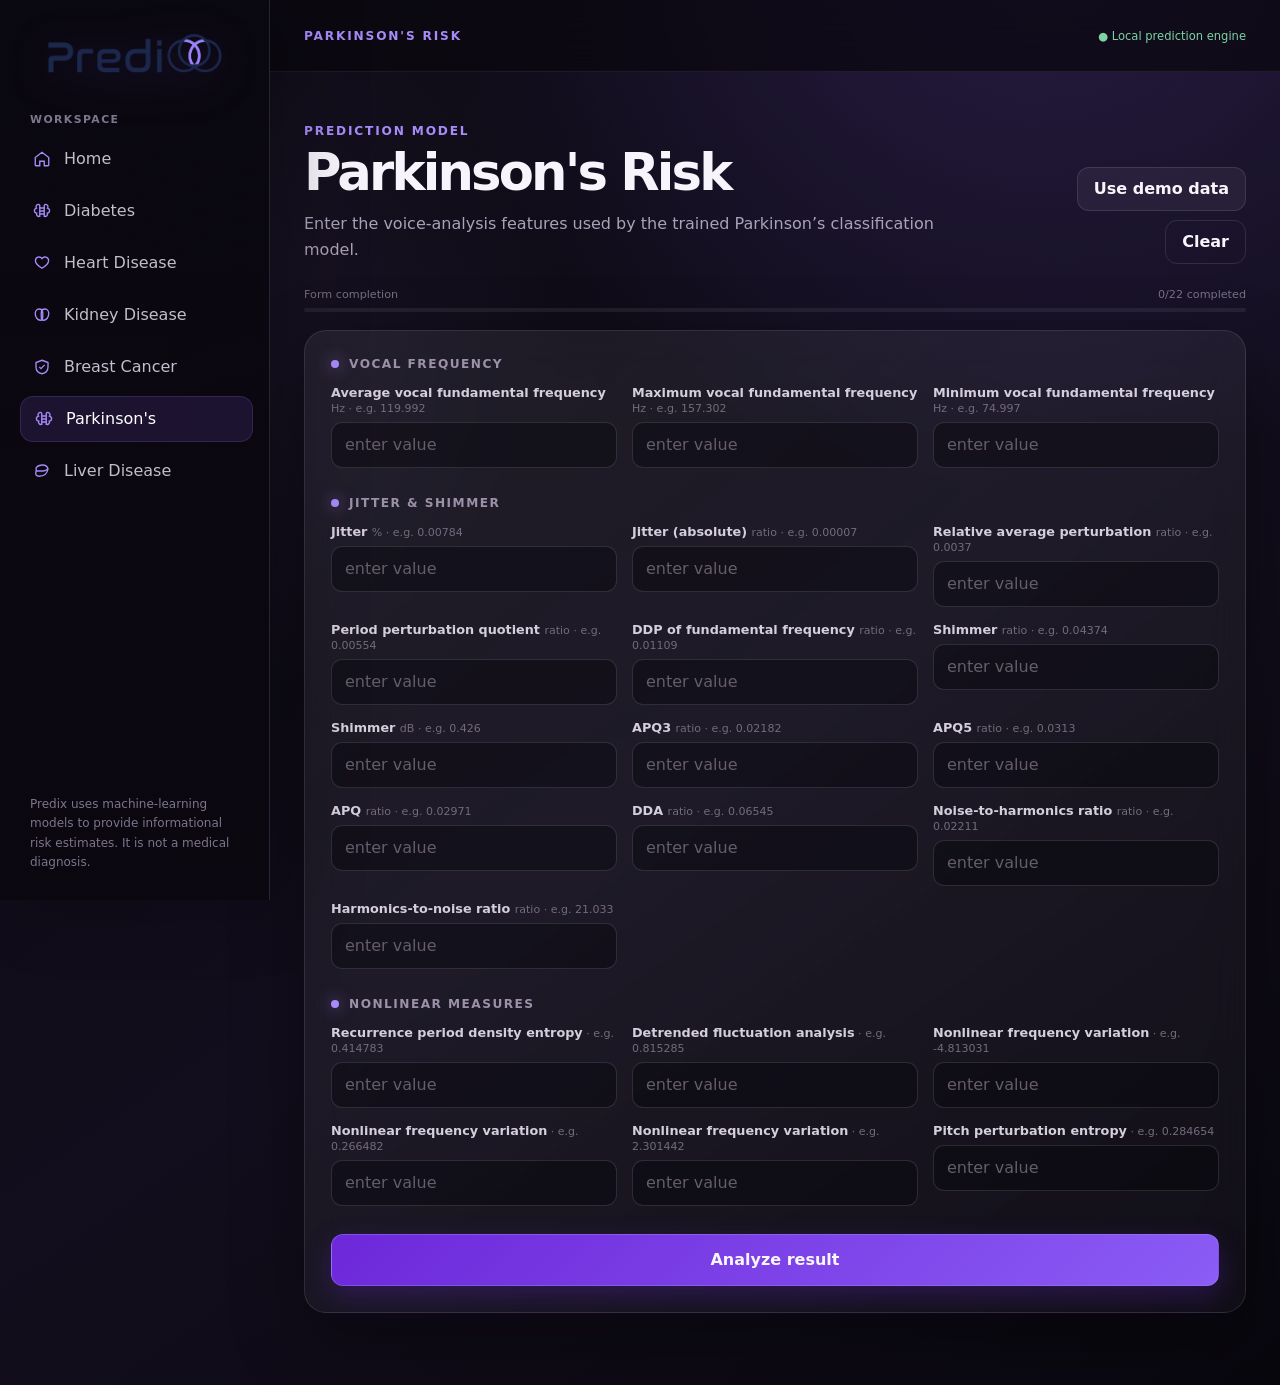
<file: parkinsons_form.html>
<!doctype html>
<html lang="en">
<head>
<meta charset="utf-8"><meta name="viewport" content="width=device-width,initial-scale=1,viewport-fit=cover">
<title>Parkinson's Risk · Predix</title>
<meta name="description" content="Predix machine learning health risk prediction platform.">
<link rel="stylesheet" href="./styles.css">
</head>
<body data-disease="parkinsons">
<div class="drawer-overlay" id="drawer-overlay"></div>
<div class="app-shell">
<aside class="sidebar" id="sidebar">
  <div class="brand"><a href="index.html"><img src="./assets/logo.png" alt="Predix"></a></div>
  <div class="nav-label">Workspace</div>
  <nav id="disease-nav" class="nav"></nav>
  <div class="sidebar-bottom">Predix uses machine-learning models to provide informational risk estimates. It is not a medical diagnosis.</div>
</aside>
<main class="main">
<header class="topbar"><button class="mobile-menu" id="mobile-menu" aria-label="Open menu"><svg viewBox="0 0 24 24" width="20" height="20" fill="none" stroke="currentColor" stroke-width="1.8"><path d="M4 6h16M4 12h16M4 18h16"/></svg></button><div class="eyebrow" id="topbar-title">Prediction workspace</div><div class="wake" id="wake"><span>●</span> Local prediction engine</div></header>
<section class="page"><div class="form-wrap">
<div class="form-header"><div><div class="eyebrow">Prediction model</div><h1>Parkinson's Risk</h1><p>Enter the voice-analysis features used by the trained Parkinson’s classification model.</p></div><div class="header-actions"><button class="btn" id="demo-btn">Use demo data</button><button class="btn ghost" id="clear-btn">Clear</button></div></div>
<div class="progress-wrap"><div class="progress-meta"><span>Form completion</span><span id="progress-label">0/0 completed</span></div><div class="progress"><i id="progress-bar"></i></div></div>
<div class="card form-card"><div class="form-section"><div class="form-section-title"><i class="dot"></i><span>Vocal frequency</span></div><div class="fields three"><div class="field"><label for="MDVP:Fo(Hz)">Average vocal fundamental frequency <span class="hint">Hz</span></label><input data-field="MDVP:Fo(Hz)" id="MDVP:Fo(Hz)" type="number" step="any" placeholder="enter value" inputmode="decimal" autocomplete="off"></div><div class="field"><label for="MDVP:Fhi(Hz)">Maximum vocal fundamental frequency <span class="hint">Hz</span></label><input data-field="MDVP:Fhi(Hz)" id="MDVP:Fhi(Hz)" type="number" step="any" placeholder="enter value" inputmode="decimal" autocomplete="off"></div><div class="field"><label for="MDVP:Flo(Hz)">Minimum vocal fundamental frequency <span class="hint">Hz</span></label><input data-field="MDVP:Flo(Hz)" id="MDVP:Flo(Hz)" type="number" step="any" placeholder="enter value" inputmode="decimal" autocomplete="off"></div></div></div><div class="form-section"><div class="form-section-title"><i class="dot"></i><span>Jitter & shimmer</span></div><div class="fields three"><div class="field"><label for="MDVP:Jitter(%)">Jitter <span class="hint">%</span></label><input data-field="MDVP:Jitter(%)" id="MDVP:Jitter(%)" type="number" step="any" placeholder="enter value" inputmode="decimal" autocomplete="off"></div><div class="field"><label for="MDVP:Jitter(Abs)">Jitter (absolute) <span class="hint">ratio</span></label><input data-field="MDVP:Jitter(Abs)" id="MDVP:Jitter(Abs)" type="number" step="any" placeholder="enter value" inputmode="decimal" autocomplete="off"></div><div class="field"><label for="MDVP:Rap">Relative average perturbation <span class="hint">ratio</span></label><input data-field="MDVP:Rap" id="MDVP:Rap" type="number" step="any" placeholder="enter value" inputmode="decimal" autocomplete="off"></div><div class="field"><label for="MDVP:PPQ">Period perturbation quotient <span class="hint">ratio</span></label><input data-field="MDVP:PPQ" id="MDVP:PPQ" type="number" step="any" placeholder="enter value" inputmode="decimal" autocomplete="off"></div><div class="field"><label for="Jitter:DDP">DDP of fundamental frequency <span class="hint">ratio</span></label><input data-field="Jitter:DDP" id="Jitter:DDP" type="number" step="any" placeholder="enter value" inputmode="decimal" autocomplete="off"></div><div class="field"><label for="MDVP:Shimmer">Shimmer <span class="hint">ratio</span></label><input data-field="MDVP:Shimmer" id="MDVP:Shimmer" type="number" step="any" placeholder="enter value" inputmode="decimal" autocomplete="off"></div><div class="field"><label for="MDVP:Shimmer(dB)">Shimmer <span class="hint">dB</span></label><input data-field="MDVP:Shimmer(dB)" id="MDVP:Shimmer(dB)" type="number" step="any" placeholder="enter value" inputmode="decimal" autocomplete="off"></div><div class="field"><label for="Shimmer:APQ3">APQ3 <span class="hint">ratio</span></label><input data-field="Shimmer:APQ3" id="Shimmer:APQ3" type="number" step="any" placeholder="enter value" inputmode="decimal" autocomplete="off"></div><div class="field"><label for="Shimmer:APQ5">APQ5 <span class="hint">ratio</span></label><input data-field="Shimmer:APQ5" id="Shimmer:APQ5" type="number" step="any" placeholder="enter value" inputmode="decimal" autocomplete="off"></div><div class="field"><label for="MDVP:APQ">APQ <span class="hint">ratio</span></label><input data-field="MDVP:APQ" id="MDVP:APQ" type="number" step="any" placeholder="enter value" inputmode="decimal" autocomplete="off"></div><div class="field"><label for="Shimmer:DDA">DDA <span class="hint">ratio</span></label><input data-field="Shimmer:DDA" id="Shimmer:DDA" type="number" step="any" placeholder="enter value" inputmode="decimal" autocomplete="off"></div><div class="field"><label for="NHR">Noise-to-harmonics ratio <span class="hint">ratio</span></label><input data-field="NHR" id="NHR" type="number" step="any" placeholder="enter value" inputmode="decimal" autocomplete="off"></div><div class="field"><label for="HNR">Harmonics-to-noise ratio <span class="hint">ratio</span></label><input data-field="HNR" id="HNR" type="number" step="any" placeholder="enter value" inputmode="decimal" autocomplete="off"></div></div></div><div class="form-section"><div class="form-section-title"><i class="dot"></i><span>Nonlinear measures</span></div><div class="fields three"><div class="field"><label for="RPDE">Recurrence period density entropy</label><input data-field="RPDE" id="RPDE" type="number" step="any" placeholder="enter value" inputmode="decimal" autocomplete="off"></div><div class="field"><label for="DFA">Detrended fluctuation analysis</label><input data-field="DFA" id="DFA" type="number" step="any" placeholder="enter value" inputmode="decimal" autocomplete="off"></div><div class="field"><label for="spread1">Nonlinear frequency variation</label><input data-field="spread1" id="spread1" type="number" step="any" placeholder="enter value" inputmode="decimal" autocomplete="off"></div><div class="field"><label for="spread2">Nonlinear frequency variation</label><input data-field="spread2" id="spread2" type="number" step="any" placeholder="enter value" inputmode="decimal" autocomplete="off"></div><div class="field"><label for="D2">Nonlinear frequency variation</label><input data-field="D2" id="D2" type="number" step="any" placeholder="enter value" inputmode="decimal" autocomplete="off"></div><div class="field"><label for="PPE">Pitch perturbation entropy</label><input data-field="PPE" id="PPE" type="number" step="any" placeholder="enter value" inputmode="decimal" autocomplete="off"></div></div></div><div class="form-footer"><button class="btn primary" id="analyze-btn">Analyze result</button></div><div class="result" id="result"><div class="result-top"><div><span class="result-badge">Model result</span><h3 id="result-title">—</h3><small id="result-subtitle">—</small></div></div><div class="chart-box"><div class="chart-title">Top model feature importance</div><div class="bars" id="bars"></div></div><div class="disclaimer">Predix provides an informational model estimate and is not a medical diagnosis. Feature importance describes how strongly the trained model used each feature overall; it does not prove that a specific feature caused an individual result.</div></div></div>
</div></section>
</main></div>
<div class="toast" id="toast"></div>
<script src="./app.js"></script>
</body></html>
</file>
<file: styles.css>
:root {
  --bg: #0b0911;
  --bg-2: #120e1d;
  --panel: rgba(255,255,255,.055);
  --panel-strong: rgba(255,255,255,.085);
  --line: rgba(255,255,255,.11);
  --text: #f7f4fb;
  --muted: #aaa2b8;
  --violet: #8b5cf6;
  --violet-2: #c084fc;
  --violet-3: #6d28d9;
  --success: #4ade80;
  --danger: #fb7185;
  --shadow: 0 24px 70px rgba(0,0,0,.36);
}
* { box-sizing: border-box; }
html { scroll-behavior: smooth; }
body { margin:0; min-height:100vh; color:var(--text); background:
  radial-gradient(circle at 80% -10%, rgba(139,92,246,.22), transparent 34%),
  radial-gradient(circle at 10% 20%, rgba(192,132,252,.08), transparent 28%),
  linear-gradient(145deg,var(--bg),var(--bg-2) 55%,#09070e);
  font-family: Inter, ui-sans-serif, system-ui, -apple-system, BlinkMacSystemFont, "Segoe UI", sans-serif;
}
body::before { content:""; position:fixed; inset:0; pointer-events:none; opacity:.3; background-image:linear-gradient(rgba(255,255,255,.018) 1px,transparent 1px),linear-gradient(90deg,rgba(255,255,255,.018) 1px,transparent 1px); background-size:38px 38px; mask-image:linear-gradient(to bottom,#000,transparent 85%); }
a { color:inherit; text-decoration:none; }
button,input,select { font:inherit; }
button { cursor:pointer; }
.app-shell { min-height:100vh; display:flex; }
.sidebar { position:fixed; z-index:40; inset:0 auto 0 0; width:270px; padding:24px 18px; display:flex; flex-direction:column; background:linear-gradient(180deg,rgba(12,9,19,.96),rgba(15,10,23,.98)), url('./assets/sideimg.png') center/cover; border-right:1px solid var(--line); box-shadow:20px 0 70px rgba(0,0,0,.25); overflow:hidden; }
.sidebar::after { content:""; position:absolute; inset:0; background:linear-gradient(180deg,rgba(8,6,13,.72),rgba(10,7,15,.94)); pointer-events:none; }
.sidebar > * { position:relative; z-index:1; }
.brand { display:flex; align-items:center; justify-content:center; padding:4px 12px 28px; }
.brand img { width:185px; height:auto; filter:drop-shadow(0 8px 24px rgba(139,92,246,.22)); }
.nav-label { padding:0 12px 10px; color:#7f768e; text-transform:uppercase; letter-spacing:.13em; font-size:.68rem; font-weight:800; }
.nav { display:grid; gap:6px; }
.nav a { display:flex; align-items:center; gap:12px; padding:12px 13px; border-radius:13px; color:#c4bdcc; border:1px solid transparent; transition:.18s ease; }
.nav a:hover,.nav a.active { color:#fff; background:rgba(139,92,246,.14); border-color:rgba(167,139,250,.16); transform:translateX(2px); }
.nav-icon { width:20px; height:20px; display:grid; place-items:center; color:#a78bfa; }
.nav-icon svg { width:18px; height:18px; }
.sidebar-bottom { margin-top:auto; padding:16px 12px 4px; color:#7e748a; font-size:.75rem; line-height:1.6; }
.main { margin-left:270px; width:calc(100% - 270px); min-width:0; }
.topbar { position:sticky; top:0; z-index:25; height:72px; display:flex; align-items:center; justify-content:space-between; padding:0 34px; border-bottom:1px solid rgba(255,255,255,.07); background:rgba(10,8,15,.72); backdrop-filter:blur(18px); }
.mobile-menu { display:none; border:1px solid var(--line); color:#fff; background:var(--panel); border-radius:12px; width:42px; height:42px; place-items:center; }
.page { width:min(1180px,calc(100% - 68px)); margin:0 auto; padding:52px 0 72px; }
.eyebrow { color:#a78bfa; font-size:.76rem; font-weight:800; letter-spacing:.15em; text-transform:uppercase; }
h1 { margin:8px 0 12px; font-size:clamp(2.2rem,4vw,4.4rem); line-height:1.03; letter-spacing:-.055em; }
h2 { margin:0; font-size:1.25rem; letter-spacing:-.02em; }
p { color:var(--muted); line-height:1.65; }
.hero { display:grid; grid-template-columns:1.15fr .85fr; gap:28px; align-items:stretch; }
.hero-copy { padding:22px 0; }
.hero-copy p { max-width:680px; font-size:1.03rem; }
.hero-accent { color:#fff; background:linear-gradient(90deg,#fff,#c4b5fd 60%,#a78bfa); -webkit-background-clip:text; background-clip:text; color:transparent; }
.card { background:linear-gradient(145deg,rgba(255,255,255,.065),rgba(255,255,255,.032)); border:1px solid var(--line); border-radius:22px; box-shadow:var(--shadow); backdrop-filter:blur(18px); }
.hero-card { padding:26px; position:relative; overflow:hidden; }
.hero-card::before { content:""; position:absolute; width:180px; height:180px; border-radius:50%; background:rgba(139,92,246,.16); filter:blur(8px); top:-70px; right:-60px; }
.stat-grid { display:grid; grid-template-columns:repeat(2,1fr); gap:12px; margin-top:22px; }
.stat { padding:18px; border-radius:16px; background:rgba(0,0,0,.18); border:1px solid rgba(255,255,255,.07); }
.stat strong { display:block; font-size:1.55rem; }
.stat span { color:var(--muted); font-size:.78rem; }
.section-head { display:flex; align-items:end; justify-content:space-between; gap:18px; margin:50px 0 18px; }
.section-head p { margin:5px 0 0; font-size:.9rem; }
.disease-grid { display:grid; grid-template-columns:repeat(3,1fr); gap:16px; }
.disease-card { padding:20px; min-height:175px; display:flex; flex-direction:column; justify-content:space-between; transition:.22s ease; }
.disease-card:hover { transform:translateY(-4px); border-color:rgba(167,139,250,.35); box-shadow:0 22px 60px rgba(0,0,0,.38); }
.disease-number { color:#776e83; font-size:.72rem; font-weight:800; letter-spacing:.1em; }
.disease-card h3 { margin:10px 0 6px; font-size:1.08rem; }
.disease-card p { margin:0; font-size:.82rem; }
.disease-link { display:inline-flex; align-items:center; gap:7px; margin-top:16px; color:#c4b5fd; font-weight:750; font-size:.83rem; }
.info-strip { margin-top:18px; padding:18px 20px; display:flex; gap:12px; align-items:flex-start; }
.info-strip svg { flex:0 0 auto; color:#a78bfa; margin-top:2px; }
.form-wrap { max-width:1050px; margin:0 auto; }
.form-header { display:flex; align-items:flex-end; justify-content:space-between; gap:24px; margin-bottom:24px; }
.form-header p { max-width:680px; margin:8px 0 0; }
.header-actions { display:flex; gap:9px; flex-wrap:wrap; justify-content:flex-end; }
.btn { display:inline-flex; align-items:center; justify-content:center; gap:8px; border:1px solid var(--line); color:#f8f5fb; background:rgba(255,255,255,.055); border-radius:12px; min-height:44px; padding:0 16px; font-weight:750; transition:.18s ease; }
.btn:hover { border-color:rgba(167,139,250,.36); background:rgba(139,92,246,.12); transform:translateY(-1px); }
.btn.primary { border-color:rgba(167,139,250,.38); background:linear-gradient(135deg,var(--violet-3),var(--violet)); box-shadow:0 10px 28px rgba(109,40,217,.28); }
.btn.primary:hover { background:linear-gradient(135deg,#7c3aed,#a78bfa); }
.btn.ghost { background:transparent; }
.form-card { padding:26px; }
.form-section { margin-bottom:28px; }
.form-section:last-child { margin-bottom:0; }
.form-section-title { display:flex; align-items:center; gap:10px; margin-bottom:14px; }
.form-section-title .dot { width:8px; height:8px; border-radius:50%; background:#a78bfa; box-shadow:0 0 16px rgba(167,139,250,.7); }
.form-section-title span { color:#9b91a8; font-size:.76rem; text-transform:uppercase; letter-spacing:.12em; font-weight:800; }
.fields { display:grid; grid-template-columns:repeat(2,minmax(0,1fr)); gap:15px; }
.fields.three { grid-template-columns:repeat(3,minmax(0,1fr)); }
.field { min-width:0; }
.field label { display:block; margin-bottom:7px; font-size:.8rem; color:#d5cedc; font-weight:700; }
.field .hint { color:#746b7e; font-size:.69rem; font-weight:500; }
input,select { width:100%; height:46px; color:#f8f5fb; background:rgba(4,3,8,.38); border:1px solid rgba(255,255,255,.12); border-radius:11px; padding:0 13px; outline:none; transition:.16s ease; }
select { appearance:none; background-image:linear-gradient(45deg,transparent 50%,#a78bfa 50%),linear-gradient(135deg,#a78bfa 50%,transparent 50%); background-position:calc(100% - 16px) 19px,calc(100% - 11px) 19px; background-size:5px 5px,5px 5px; background-repeat:no-repeat; padding-right:34px; }
option { background:#17121f; color:#fff; }
input::placeholder { color:#655d6c; }
input:focus,select:focus { border-color:rgba(167,139,250,.72); box-shadow:0 0 0 3px rgba(139,92,246,.12); }
.form-footer { display:flex; align-items:center; gap:12px; margin-top:24px; }
.form-footer .btn.primary { flex:1; min-height:52px; }
.progress-wrap { margin:0 0 18px; }
.progress-meta { display:flex; justify-content:space-between; color:#777080; font-size:.7rem; margin-bottom:7px; }
.progress { height:4px; background:rgba(255,255,255,.07); border-radius:99px; overflow:hidden; }
.progress i { display:block; height:100%; width:0; border-radius:inherit; background:linear-gradient(90deg,#6d28d9,#c084fc); transition:width .2s ease; }
.result { margin-top:20px; padding:22px; display:none; border-radius:18px; border:1px solid var(--line); background:rgba(0,0,0,.18); }
.result.show { display:block; animation:rise .35s ease; }
.result.success { border-color:rgba(74,222,128,.28); }
.result.danger { border-color:rgba(251,113,133,.3); }
.result-top { display:flex; align-items:center; justify-content:space-between; gap:16px; }
.result-badge { display:inline-flex; align-items:center; gap:8px; padding:8px 11px; border-radius:99px; background:rgba(139,92,246,.12); color:#d8ccff; font-size:.72rem; font-weight:800; }
.result h3 { margin:10px 0 4px; font-size:1.45rem; }
.result small { color:#777080; }
.chart-box { margin-top:22px; }
.chart-title { font-size:.78rem; color:#c9c1d2; font-weight:800; text-transform:uppercase; letter-spacing:.1em; margin-bottom:14px; }
.bars { display:grid; gap:7px; }
.chart-scale { display:grid; grid-template-columns:minmax(130px,1fr) 2fr 50px; gap:10px; color:#655d6c; font-size:.62rem; margin:0 0 3px; }
.chart-scale span:nth-child(2) { text-align:center; }
.chart-scale span:last-child { text-align:right; }
.importance-rows { display:grid; gap:9px; }
.bar-row { display:grid; grid-template-columns:minmax(130px,1fr) 2fr 50px; gap:10px; align-items:center; font-size:.74rem; }
.bar-label { color:#bdb5c6; white-space:nowrap; overflow:hidden; text-overflow:ellipsis; }
.bar-track { height:9px; border-radius:99px; background:rgba(255,255,255,.07); overflow:hidden; }
.bar-fill { display:block; height:100%; width:0; border-radius:inherit; background:linear-gradient(90deg,#6d28d9,#c084fc); transition:width .55s ease; }
.bar-value { color:#82788b; text-align:right; }
.disclaimer { margin-top:16px; padding:12px 14px; border-left:2px solid #8b5cf6; background:rgba(139,92,246,.06); color:#81788a; font-size:.72rem; line-height:1.55; }
.toast { position:fixed; right:22px; bottom:22px; z-index:100; max-width:min(420px,calc(100vw - 44px)); padding:13px 16px; border:1px solid var(--line); background:#17111f; color:#eee8f4; border-radius:13px; box-shadow:var(--shadow); transform:translateY(20px); opacity:0; pointer-events:none; transition:.25s ease; }
.toast.show { transform:none; opacity:1; }
.toast.error { border-color:rgba(251,113,133,.35); }
.toast.ok { border-color:rgba(74,222,128,.28); }
.skeleton { opacity:.65; }
.wake { display:inline-flex; align-items:center; gap:8px; color:#83798d; font-size:.72rem; }
.spinner { width:14px; height:14px; border:2px solid rgba(255,255,255,.16); border-top-color:#a78bfa; border-radius:50%; animation:spin .8s linear infinite; }
@keyframes spin { to{transform:rotate(360deg)} }
@keyframes rise { from{opacity:0;transform:translateY(8px)} to{opacity:1;transform:none} }
.drawer-overlay { display:none; }
@media (max-width:1050px){ .disease-grid{grid-template-columns:repeat(2,1fr)} .hero{grid-template-columns:1fr} .fields.three{grid-template-columns:repeat(2,minmax(0,1fr))} }
@media (max-width:800px){
  .sidebar{transform:translateX(-102%); transition:transform .25s ease; width:min(300px,88vw); z-index:60;}
  .sidebar.open{transform:none;}
  .drawer-overlay{display:block;position:fixed;inset:0;background:rgba(0,0,0,.58);backdrop-filter:blur(3px);z-index:55;opacity:0;pointer-events:none;transition:.2s ease;}
  .drawer-overlay.open{opacity:1;pointer-events:auto;}
  .main{margin-left:0;width:100%;}
  .topbar{padding:0 18px;height:64px;}
  .mobile-menu{display:grid;}
  .page{width:min(100% - 34px,1180px);padding:34px 0 55px;}
  .hero-copy{padding:8px 0;}
  .disease-grid{grid-template-columns:1fr;}
  .fields,.fields.three{grid-template-columns:1fr;}
  .form-header{align-items:flex-start;flex-direction:column;}
  .header-actions{justify-content:flex-start;}
  .form-card{padding:18px;}
}
@media (max-width:500px){
  h1{font-size:2.25rem;} .section-head{margin-top:38px;} .hero-card{padding:19px;} .stat-grid{grid-template-columns:1fr 1fr;} .form-footer{flex-direction:column;} .form-footer .btn{width:100%;}
  .chart-scale{grid-template-columns:100px 1fr 42px;} .bar-row{grid-template-columns:100px 1fr 42px;} .topbar .wake{display:none;}
}
@media (prefers-reduced-motion:reduce){*,*::before,*::after{scroll-behavior:auto!important;transition:none!important;animation:none!important;}}
</file>
